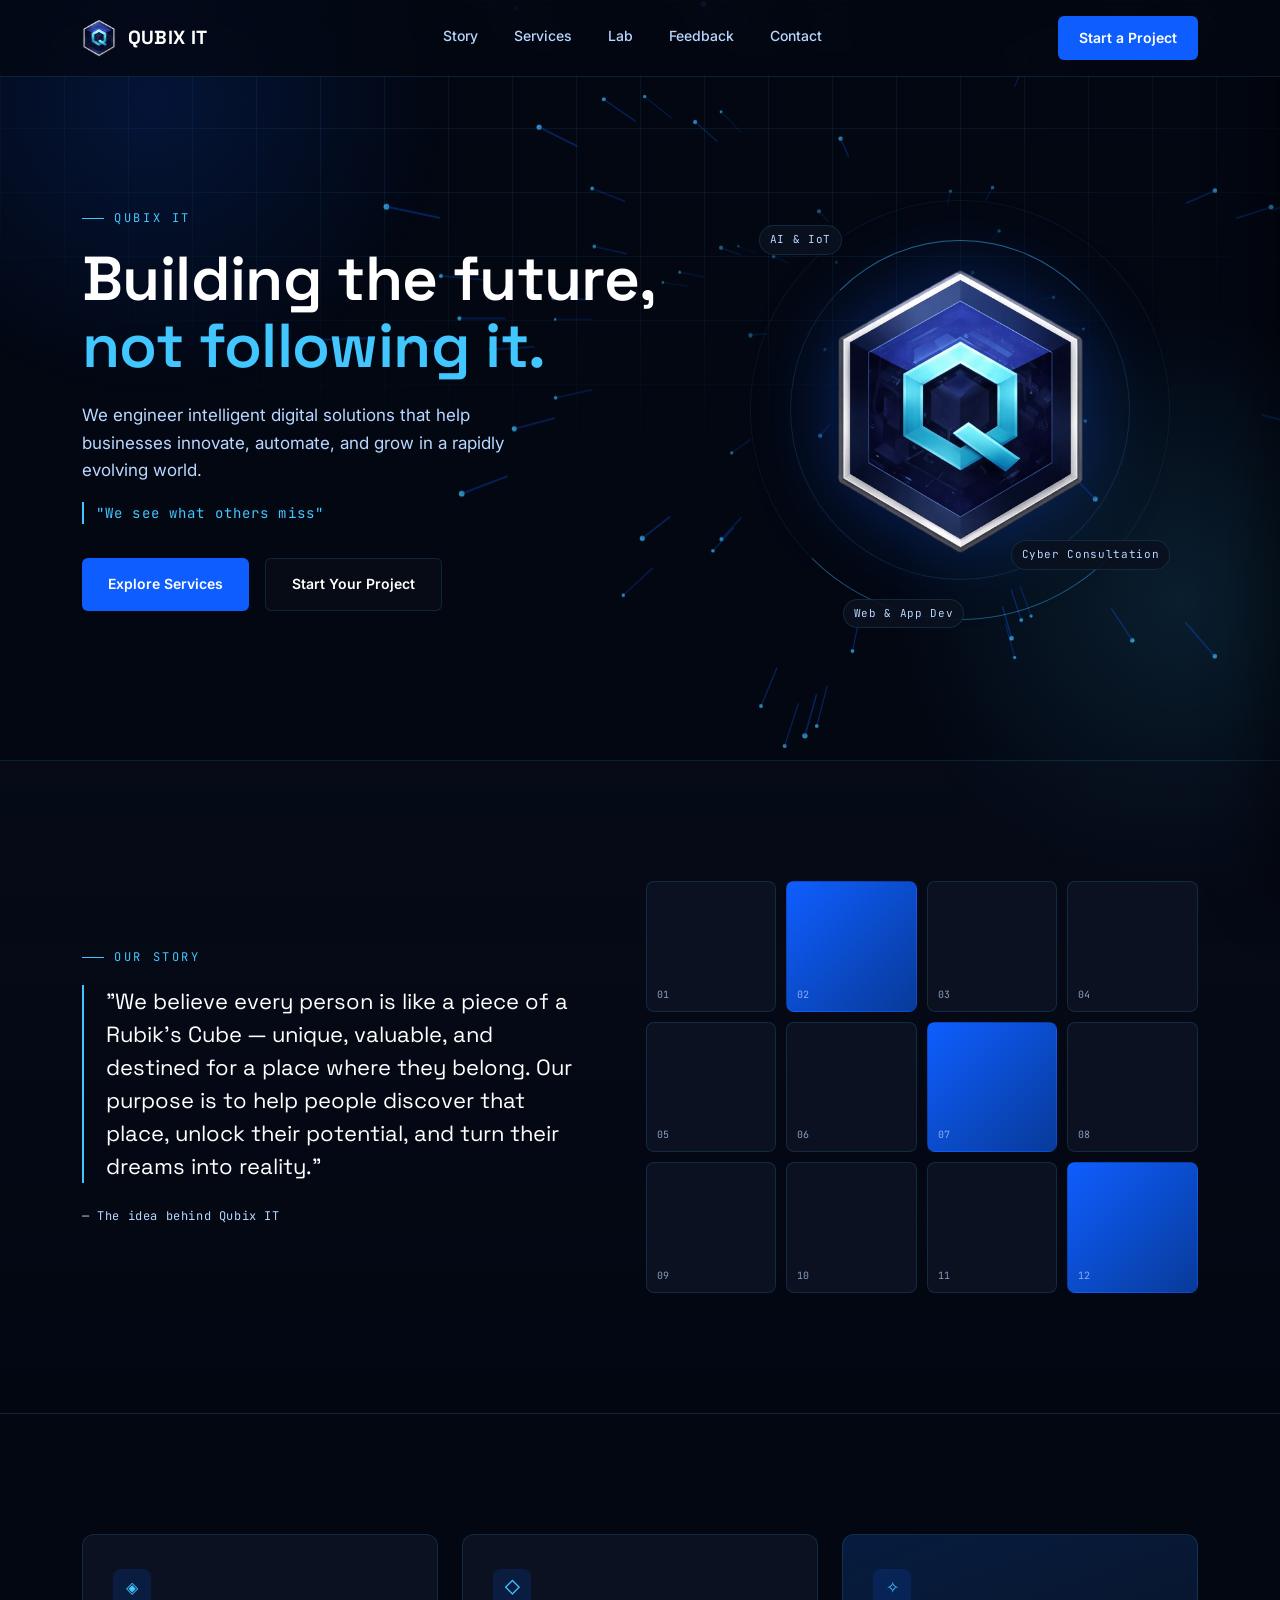
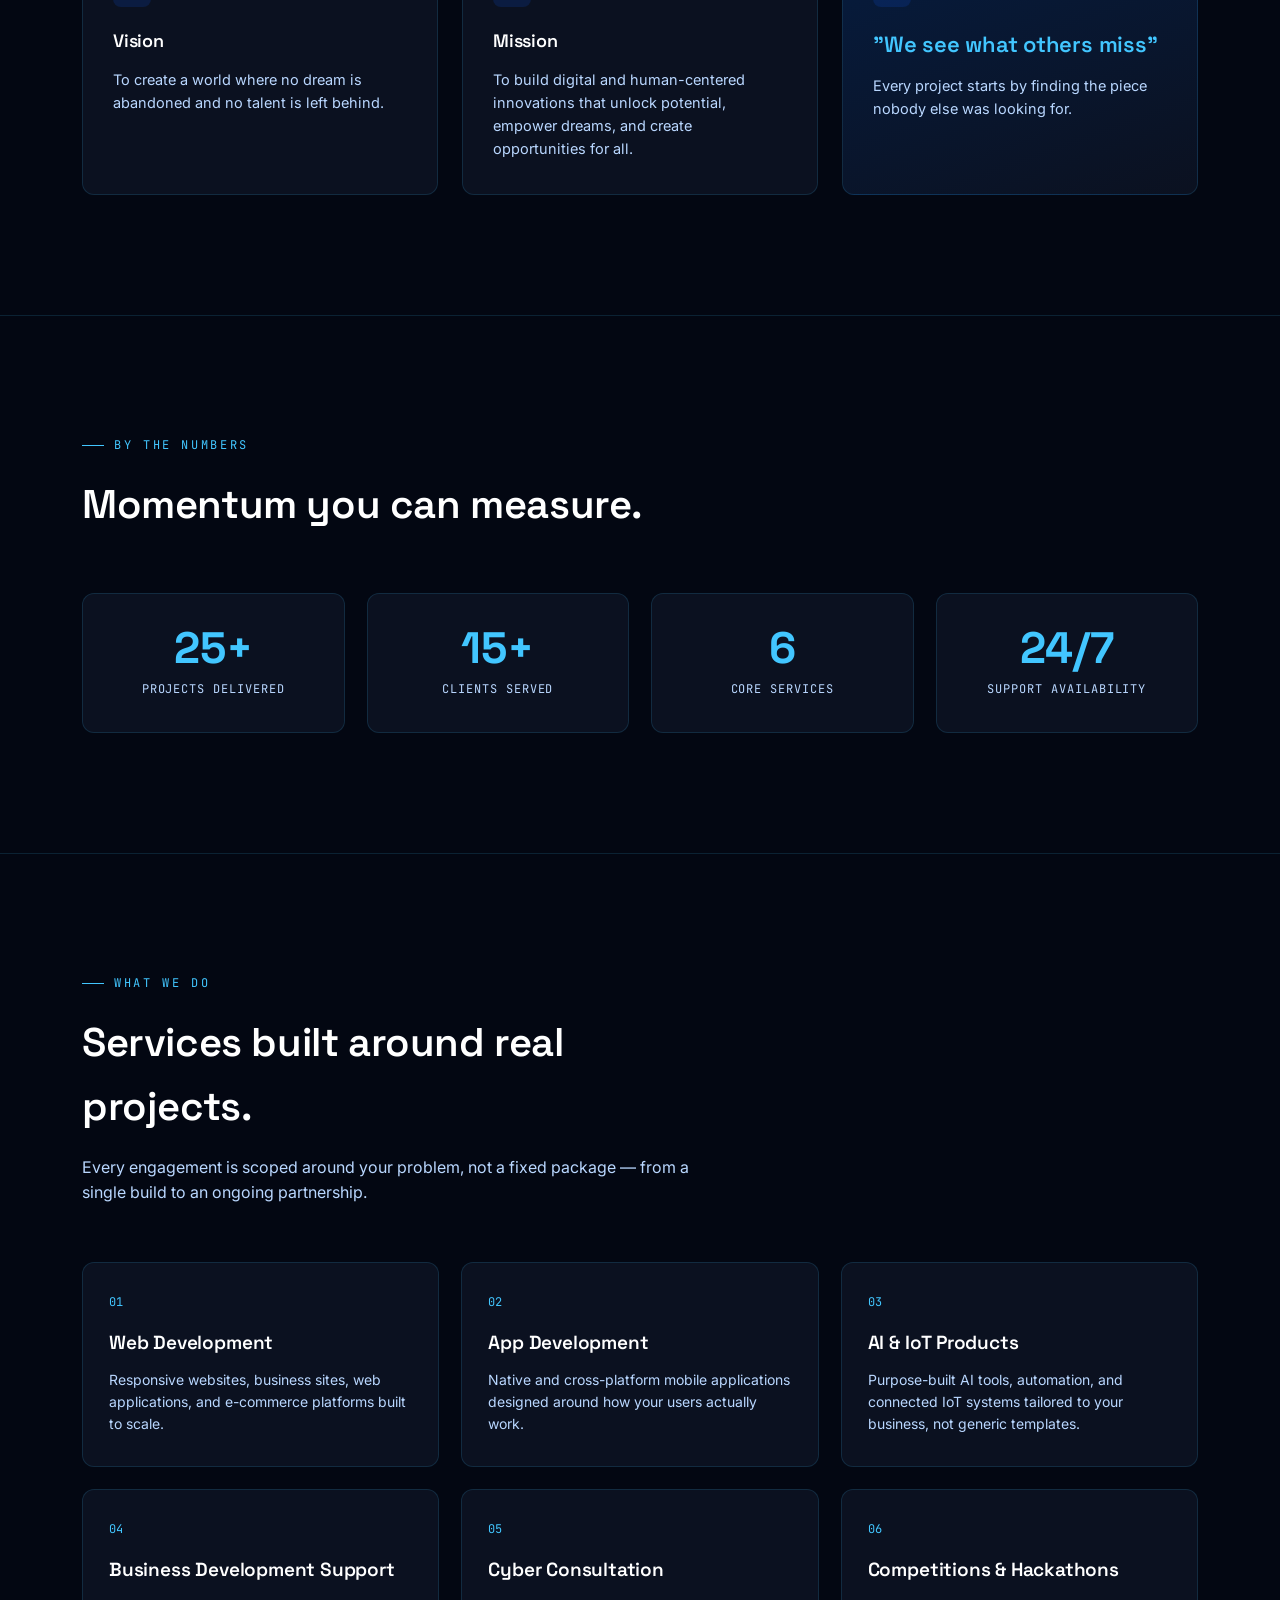
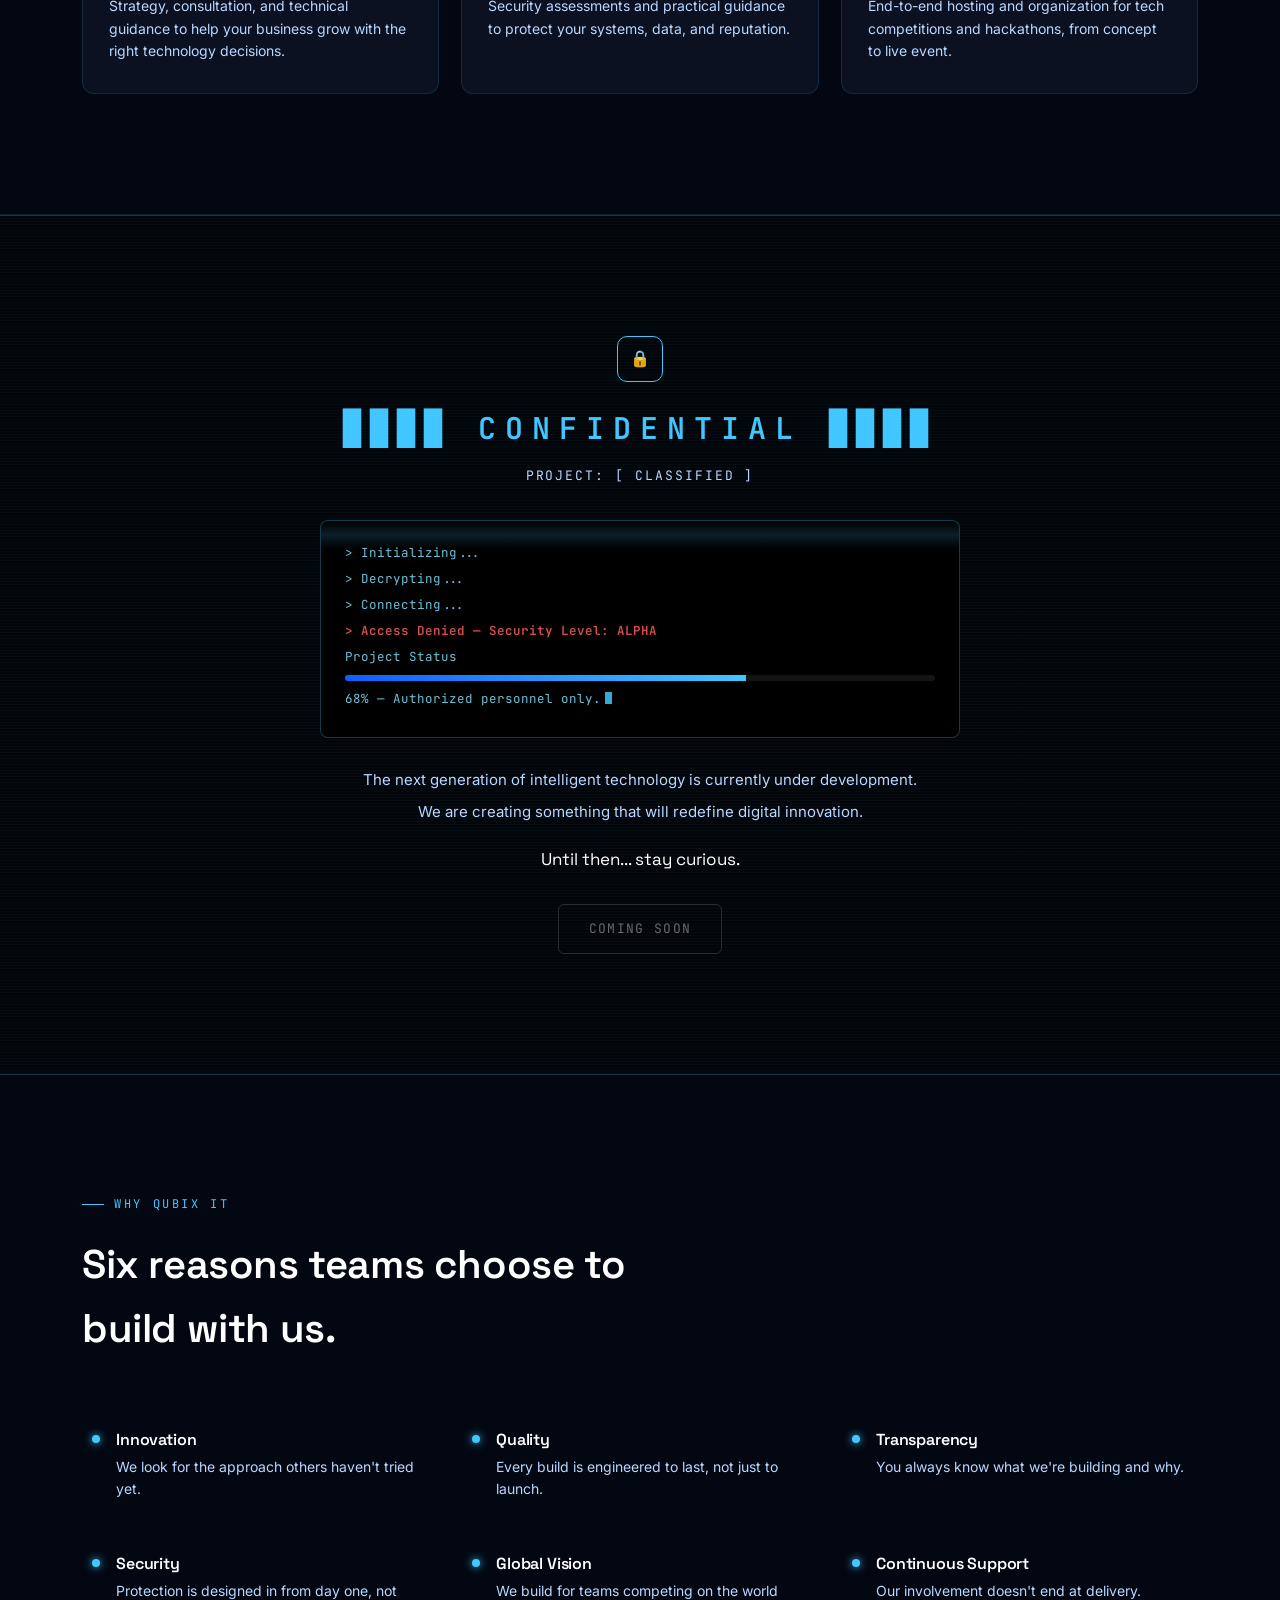
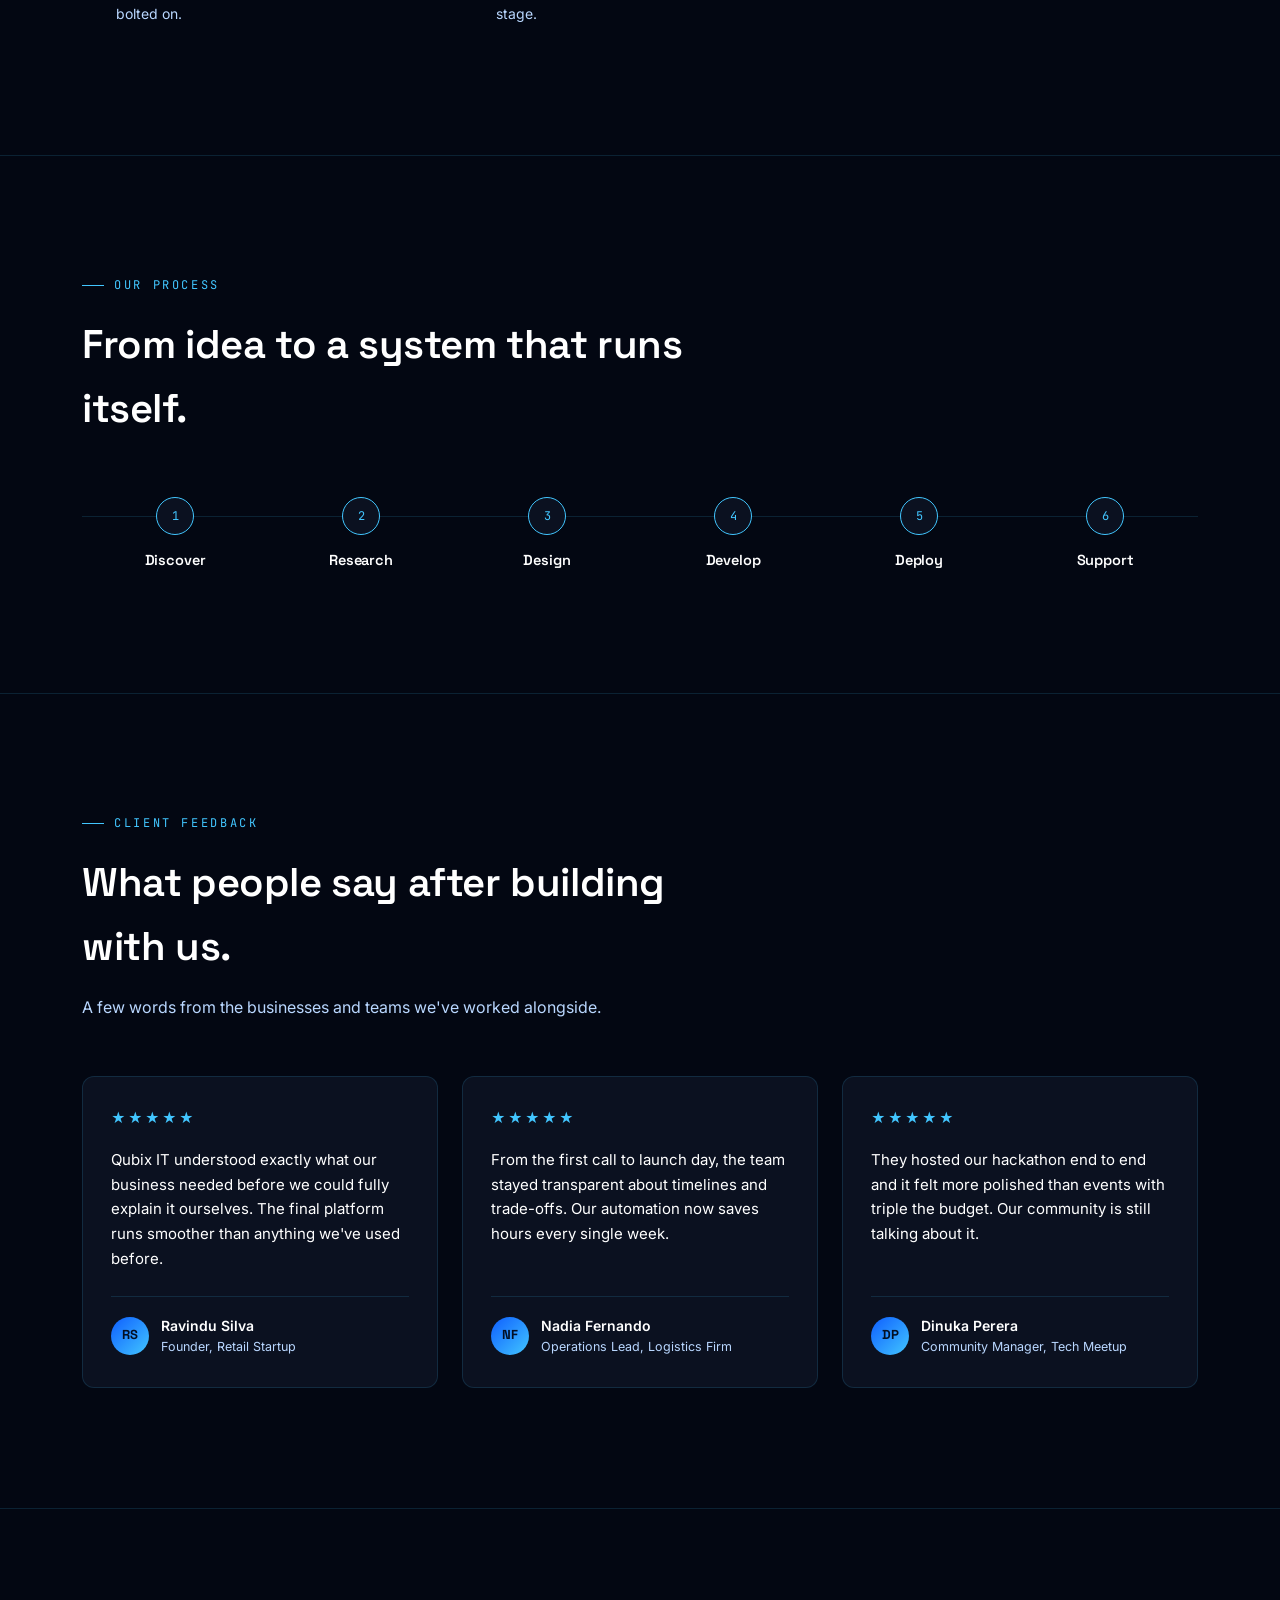
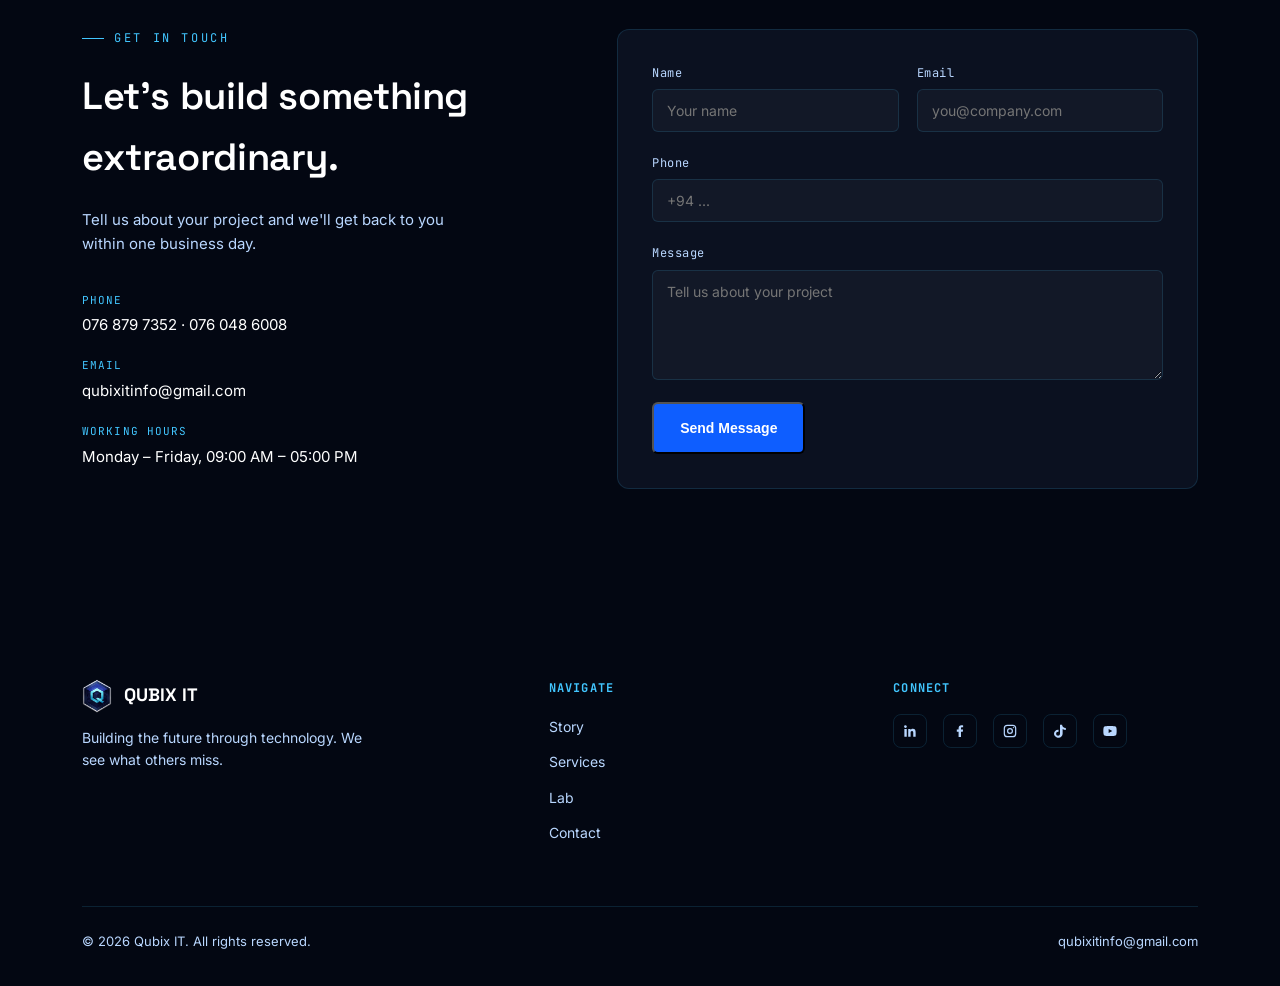
<file: index.html>
<!DOCTYPE html>
<html lang="en">
<head>
<meta charset="UTF-8">
<meta name="viewport" content="width=device-width, initial-scale=1.0">
<title>Qubix IT — We See What Others Miss | Web, App, AI & IoT Solutions</title>
<meta name="description" content="Qubix IT builds web and app development, AI & IoT products, business development support, cyber consultation, and hackathons. Building the future, not following it.">
<meta name="keywords" content="Qubix IT, Qubix, web development, app development, AI solutions, IoT, cyber consultation, hackathons, Sri Lanka IT company">
<meta name="robots" content="index, follow">
<link rel="canonical" href="https://www.qubix.it.com/">

<!-- Open Graph / social sharing -->
<meta property="og:type" content="website">
<meta property="og:title" content="Qubix IT — We See What Others Miss">
<meta property="og:description" content="Web & app development, AI & IoT products, business development support, cyber consultation, and hackathons. Building the future, not following it.">
<meta property="og:image" content="https://www.qubix.it.com/logo.png">
<meta property="og:url" content="https://www.qubix.it.com/">
<meta name="twitter:card" content="summary_large_image">
<meta name="twitter:title" content="Qubix IT — We See What Others Miss">
<meta name="twitter:description" content="Web & app development, AI & IoT products, business development support, cyber consultation, and hackathons.">
<meta name="twitter:image" content="https://www.qubix.it.com/logo.png">

<link rel="icon" type="image/png" href="logo.png">

<script type="application/ld+json">
{
  "@context": "https://schema.org",
  "@type": "Organization",
  "name": "Qubix IT",
  "url": "https://www.qubix.it.com/",
  "logo": "https://www.qubix.it.com/logo.png",
  "slogan": "We see what others miss",
  "email": "qubixitinfo@gmail.com",
  "telephone": ["+94768797352", "+94760486008"],
  "sameAs": [
    "https://www.linkedin.com/company/qubixit/",
    "https://www.facebook.com/share/1LQyAZeMYg/",
    "https://www.instagram.com/qubixit"
  ]
}
</script>

<link rel="preconnect" href="https://fonts.googleapis.com">
<link rel="preconnect" href="https://fonts.gstatic.com" crossorigin>
<link href="https://fonts.googleapis.com/css2?family=Space+Grotesk:wght@400;500;600;700&family=Inter:wght@400;500;600&family=JetBrains+Mono:wght@400;500&display=swap" rel="stylesheet">
<link rel="stylesheet" href="styles.css">
</head>
<body>

<div class="bg-grid"></div>
<div class="glow-orb one"></div>
<div class="glow-orb two"></div>

<header>
  <nav>
    <div class="brand">
      <img src="logo.png" alt="Qubix IT logo">
      <span>QUBIX IT</span>
    </div>
    <div class="nav-links">
      <a href="#story">Story</a>
      <a href="#services">Services</a>
      <a href="#secret">Lab</a>
      <a href="#feedback">Feedback</a>
      <a href="#contact">Contact</a>
    </div>
    <a href="#contact" class="nav-cta">Start a Project</a>
    <button class="nav-mobile-toggle" id="navToggle" aria-label="Open menu" aria-expanded="false" aria-controls="mobileNavPanel">
      <span></span><span></span><span></span>
    </button>
  </nav>
</header>

<div class="mobile-nav-overlay" id="mobileNavOverlay"></div>
<div class="mobile-nav-panel" id="mobileNavPanel" role="navigation" aria-label="Mobile navigation">
  <a href="#story">Story</a>
  <a href="#services">Services</a>
  <a href="#secret">Lab</a>
  <a href="#feedback">Feedback</a>
  <a href="#contact">Contact</a>
  <a href="#contact" class="nav-cta">Start a Project</a>
</div>

<main>

  <!-- HERO -->
  <section class="hero">
    <canvas id="warpCanvas" aria-hidden="true"></canvas>
    <div class="wrap hero-inner">
      <div class="hero-copy">
        <div class="eyebrow">Qubix IT</div>
        <h1>Building the future,<span class="accent-line">not following it.</span></h1>
        <p class="lede">We engineer intelligent digital solutions that help businesses innovate, automate, and grow in a rapidly evolving world.</p>
        <div class="slogan">"We see what others miss"</div>
        <div class="btn-row">
          <a href="#services" class="btn btn-primary">Explore Services</a>
          <a href="#contact" class="btn btn-ghost">Start Your Project</a>
        </div>
      </div>
      <div class="hero-visual">
        <div class="ring r2"></div>
        <div class="ring"></div>
        <img class="logo-plate" src="logo.png" alt="Qubix IT cube mark">
        <div class="tag-chip t1">AI &amp; IoT</div>
        <div class="tag-chip t2">Cyber Consultation</div>
        <div class="tag-chip t3">Web &amp; App Dev</div>
      </div>
    </div>
  </section>

  <!-- OUR STORY -->
  <section class="story" id="story">
    <div class="wrap">
      <div class="story-grid">
        <div class="story-copy">
          <div class="eyebrow">Our Story</div>
          <blockquote>"We believe every person is like a piece of a Rubik's Cube — unique, valuable, and destined for a place where they belong. Our purpose is to help people discover that place, unlock their potential, and turn their dreams into reality."</blockquote>
          <p class="attr">— The idea behind Qubix IT</p>
        </div>
        <div class="cube-wall" id="cubeWall">
          <div class="piece"><span>01</span></div>
          <div class="piece accent-piece"><span>02</span></div>
          <div class="piece"><span>03</span></div>
          <div class="piece"><span>04</span></div>
          <div class="piece"><span>05</span></div>
          <div class="piece"><span>06</span></div>
          <div class="piece accent-piece"><span>07</span></div>
          <div class="piece"><span>08</span></div>
          <div class="piece"><span>09</span></div>
          <div class="piece"><span>10</span></div>
          <div class="piece"><span>11</span></div>
          <div class="piece accent-piece"><span>12</span></div>
        </div>
      </div>
    </div>
  </section>

  <!-- VISION / MISSION / SLOGAN -->
  <section class="vm">
    <div class="wrap">
      <div class="vm-grid">
        <div class="vm-card reveal">
          <div class="icon">◈</div>
          <h3>Vision</h3>
          <p>To create a world where no dream is abandoned and no talent is left behind.</p>
        </div>
        <div class="vm-card reveal">
          <div class="icon">◇</div>
          <h3>Mission</h3>
          <p>To build digital and human-centered innovations that unlock potential, empower dreams, and create opportunities for all.</p>
        </div>
        <div class="vm-card slogan-card reveal">
          <div class="icon">✧</div>
          <h3>"We see what others miss"</h3>
          <p>Every project starts by finding the piece nobody else was looking for.</p>
        </div>
      </div>
    </div>
  </section>

  <!-- STATS -->
  <section class="stats">
    <div class="wrap">
      <div class="section-head">
        <div class="eyebrow">By The Numbers</div>
        <h2>Momentum you can measure.</h2>
      </div>
      <div class="stats-grid">
        <div class="stat-card reveal">
          <div class="stat-number"><span class="counter" data-target="25">0</span><span class="suffix">+</span></div>
          <div class="stat-label">Projects Delivered</div>
        </div>
        <div class="stat-card reveal">
          <div class="stat-number"><span class="counter" data-target="15">0</span><span class="suffix">+</span></div>
          <div class="stat-label">Clients Served</div>
        </div>
        <div class="stat-card reveal">
          <div class="stat-number"><span class="counter" data-target="6">0</span></div>
          <div class="stat-label">Core Services</div>
        </div>
        <div class="stat-card reveal">
          <div class="stat-number">24/7</div>
          <div class="stat-label">Support Availability</div>
        </div>
      </div>
    </div>
  </section>

  <!-- SERVICES -->
  <section class="services" id="services">
    <div class="wrap">
      <div class="section-head">
        <div class="eyebrow">What We Do</div>
        <h2>Services built around real projects.</h2>
        <p>Every engagement is scoped around your problem, not a fixed package — from a single build to an ongoing partnership.</p>
      </div>
      <div class="services-grid">
        <div class="service-card reveal">
          <span class="num">01</span>
          <h3>Web Development</h3>
          <p>Responsive websites, business sites, web applications, and e-commerce platforms built to scale.</p>
        </div>
        <div class="service-card reveal">
          <span class="num">02</span>
          <h3>App Development</h3>
          <p>Native and cross-platform mobile applications designed around how your users actually work.</p>
        </div>
        <div class="service-card reveal">
          <span class="num">03</span>
          <h3>AI &amp; IoT Products</h3>
          <p>Purpose-built AI tools, automation, and connected IoT systems tailored to your business, not generic templates.</p>
        </div>
        <div class="service-card reveal">
          <span class="num">04</span>
          <h3>Business Development Support</h3>
          <p>Strategy, consultation, and technical guidance to help your business grow with the right technology decisions.</p>
        </div>
        <div class="service-card reveal">
          <span class="num">05</span>
          <h3>Cyber Consultation</h3>
          <p>Security assessments and practical guidance to protect your systems, data, and reputation.</p>
        </div>
        <div class="service-card reveal">
          <span class="num">06</span>
          <h3>Competitions &amp; Hackathons</h3>
          <p>End-to-end hosting and organization for tech competitions and hackathons, from concept to live event.</p>
        </div>
      </div>
    </div>
  </section>

  <!-- SECRET PROJECT -->
  <section class="secret" id="secret">
    <div class="wrap">
      <div class="secret-panel">
        <div class="lock">🔒</div>
        <h2>████ CONFIDENTIAL ████</h2>
        <div class="subtitle">PROJECT: [ CLASSIFIED ]</div>
        <div class="terminal">
          <div class="line">&gt; Initializing...</div>
          <div class="line">&gt; Decrypting...</div>
          <div class="line">&gt; Connecting...</div>
          <div class="line denied">&gt; Access Denied — Security Level: ALPHA</div>
          <div class="line">Project Status</div>
          <div class="bar-track"><div class="bar-fill"></div></div>
          <div class="line">68% — Authorized personnel only.<span class="cursor"></span></div>
        </div>
        <p class="blurb">The next generation of intelligent technology is currently under development.</p>
        <p class="blurb">We are creating something that will redefine digital innovation.</p>
        <p class="stay">Until then... stay curious.</p>
        <span class="btn-disabled">COMING SOON</span>
      </div>
    </div>
  </section>

  <!-- WHY CHOOSE -->
  <section class="why">
    <div class="wrap">
      <div class="section-head">
        <div class="eyebrow">Why Qubix IT</div>
        <h2>Six reasons teams choose to build with us.</h2>
      </div>
      <div class="why-grid">
        <div class="why-item reveal"><div class="dot"></div><div><h4>Innovation</h4><p>We look for the approach others haven't tried yet.</p></div></div>
        <div class="why-item reveal"><div class="dot"></div><div><h4>Quality</h4><p>Every build is engineered to last, not just to launch.</p></div></div>
        <div class="why-item reveal"><div class="dot"></div><div><h4>Transparency</h4><p>You always know what we're building and why.</p></div></div>
        <div class="why-item reveal"><div class="dot"></div><div><h4>Security</h4><p>Protection is designed in from day one, not bolted on.</p></div></div>
        <div class="why-item reveal"><div class="dot"></div><div><h4>Global Vision</h4><p>We build for teams competing on the world stage.</p></div></div>
        <div class="why-item reveal"><div class="dot"></div><div><h4>Continuous Support</h4><p>Our involvement doesn't end at delivery.</p></div></div>
      </div>
    </div>
  </section>

  <!-- PROCESS -->
  <section class="process" id="process">
    <div class="wrap">
      <div class="section-head">
        <div class="eyebrow">Our Process</div>
        <h2>From idea to a system that runs itself.</h2>
      </div>
      <div class="process-track">
        <div class="process-step reveal"><div class="node">1</div><h4>Discover</h4></div>
        <div class="process-step reveal"><div class="node">2</div><h4>Research</h4></div>
        <div class="process-step reveal"><div class="node">3</div><h4>Design</h4></div>
        <div class="process-step reveal"><div class="node">4</div><h4>Develop</h4></div>
        <div class="process-step reveal"><div class="node">5</div><h4>Deploy</h4></div>
        <div class="process-step reveal"><div class="node">6</div><h4>Support</h4></div>
      </div>
    </div>
  </section>

  <!-- CLIENT FEEDBACK -->
  <section class="testimonials" id="feedback">
    <div class="wrap">
      <div class="section-head">
        <div class="eyebrow">Client Feedback</div>
        <h2>What people say after building with us.</h2>
        <p>A few words from the businesses and teams we've worked alongside.</p>
      </div>
      <div class="testimonials-grid">
        <div class="testimonial-card reveal">
          <div class="testimonial-stars">★★★★★</div>
          <p class="testimonial-quote">Qubix IT understood exactly what our business needed before we could fully explain it ourselves. The final platform runs smoother than anything we've used before.</p>
          <div class="testimonial-person">
            <div class="testimonial-avatar">RS</div>
            <div>
              <div class="testimonial-name">Ravindu Silva</div>
              <div class="testimonial-role">Founder, Retail Startup</div>
            </div>
          </div>
        </div>
        <div class="testimonial-card reveal">
          <div class="testimonial-stars">★★★★★</div>
          <p class="testimonial-quote">From the first call to launch day, the team stayed transparent about timelines and trade-offs. Our automation now saves hours every single week.</p>
          <div class="testimonial-person">
            <div class="testimonial-avatar">NF</div>
            <div>
              <div class="testimonial-name">Nadia Fernando</div>
              <div class="testimonial-role">Operations Lead, Logistics Firm</div>
            </div>
          </div>
        </div>
        <div class="testimonial-card reveal">
          <div class="testimonial-stars">★★★★★</div>
          <p class="testimonial-quote">They hosted our hackathon end to end and it felt more polished than events with triple the budget. Our community is still talking about it.</p>
          <div class="testimonial-person">
            <div class="testimonial-avatar">DP</div>
            <div>
              <div class="testimonial-name">Dinuka Perera</div>
              <div class="testimonial-role">Community Manager, Tech Meetup</div>
            </div>
          </div>
        </div>
      </div>
    </div>
  </section>

  <!-- CONTACT -->
  <section class="contact" id="contact" style="border-bottom:none;">
    <div class="wrap">
      <div class="contact-grid">
        <div class="contact-left">
          <div class="eyebrow">Get In Touch</div>
          <h2>Let's build something extraordinary.</h2>
          <p style="color:var(--light-text); font-size:15px; max-width:400px;">Tell us about your project and we'll get back to you within one business day.</p>
          <div class="contact-info">
            <div class="row">
              <div class="label">Phone</div>
              <div class="val">076 879 7352 · 076 048 6008</div>
            </div>
            <div class="row">
              <div class="label">Email</div>
              <div class="val">qubixitinfo@gmail.com</div>
            </div>
            <div class="row">
              <div class="label">Working Hours</div>
              <div class="val">Monday – Friday, 09:00 AM – 05:00 PM</div>
            </div>
          </div>
        </div>
        <form action="https://formsubmit.co/qubixitinfo@gmail.com" method="POST" id="contactForm">
          <input type="hidden" name="_subject" value="New enquiry from Qubix IT website">
          <input type="hidden" name="_template" value="table">
          <input type="hidden" name="_captcha" value="false">
          <input type="hidden" name="_next" value="https://www.qubix.it.com/thank-you.html">
          <input type="text" name="_honey" style="display:none">
          <div class="field-row">
            <div class="field">
              <label for="name">Name</label>
              <input id="name" name="name" type="text" placeholder="Your name" required>
            </div>
            <div class="field">
              <label for="email">Email</label>
              <input id="email" name="email" type="email" placeholder="you@company.com" required>
            </div>
          </div>
          <div class="field">
            <label for="phone">Phone</label>
            <input id="phone" name="phone" type="tel" placeholder="+94 ...">
          </div>
          <div class="field">
            <label for="message">Message</label>
            <textarea id="message" name="message" placeholder="Tell us about your project" required></textarea>
          </div>
          <button type="submit" class="btn btn-primary">Send Message</button>
        </form>
      </div>
    </div>
  </section>

</main>

<footer>
  <div class="wrap">
    <div class="footer-top">
      <div>
        <div class="footer-brand">
          <img src="logo.png" alt="Qubix IT logo">
          <span>QUBIX IT</span>
        </div>
        <p class="desc">Building the future through technology. We see what others miss.</p>
      </div>
      <div>
        <h5>Navigate</h5>
        <ul>
          <li><a href="#story">Story</a></li>
          <li><a href="#services">Services</a></li>
          <li><a href="#secret">Lab</a></li>
          <li><a href="#contact">Contact</a></li>
        </ul>
      </div>
      <div>
        <h5>Connect</h5>
        <div class="socials">
          <a href="https://www.linkedin.com/company/qubixit/" target="_blank" rel="noopener noreferrer" aria-label="Qubix IT on LinkedIn">
            <svg width="16" height="16" viewBox="0 0 24 24" fill="currentColor" aria-hidden="true"><path d="M20.45 20.45h-3.56v-5.57c0-1.33-.02-3.04-1.85-3.04-1.85 0-2.14 1.45-2.14 2.94v5.67H9.34V9h3.41v1.56h.05c.48-.9 1.64-1.85 3.38-1.85 3.61 0 4.28 2.38 4.28 5.47v6.27zM5.34 7.43a2.07 2.07 0 1 1 0-4.13 2.07 2.07 0 0 1 0 4.13zM7.12 20.45H3.56V9h3.56v11.45z"/></svg>
          </a>
          <a href="https://www.facebook.com/share/1LQyAZeMYg/" target="_blank" rel="noopener noreferrer" aria-label="Qubix IT on Facebook">
            <svg width="16" height="16" viewBox="0 0 24 24" fill="currentColor" aria-hidden="true"><path d="M13.5 21v-8h2.68l.4-3.11H13.5V7.9c0-.9.25-1.51 1.54-1.51h1.65V3.6C16.4 3.55 15.34 3.46 14.1 3.46c-2.5 0-4.21 1.53-4.21 4.33v2.1H7.2v3.11h2.69v8h3.61z"/></svg>
          </a>
          <a href="https://www.instagram.com/qubixit?igsh=MXNibms1ZmhncTBldA==" target="_blank" rel="noopener noreferrer" aria-label="Qubix IT on Instagram">
            <svg width="16" height="16" viewBox="0 0 24 24" fill="none" stroke="currentColor" stroke-width="1.8" aria-hidden="true"><rect x="3.5" y="3.5" width="17" height="17" rx="4.5"/><circle cx="12" cy="12" r="3.6"/><circle cx="17.1" cy="6.9" r="0.9" fill="currentColor" stroke="none"/></svg>
          </a>
          <a href="https://www.tiktok.com/@qubixit?_r=1&_t=ZS-950fM7DTYpd" target="_blank" rel="noopener noreferrer" aria-label="Qubix IT on TikTok">
            <svg width="16" height="16" viewBox="0 0 24 24" fill="currentColor" aria-hidden="true"><path d="M16.6 5.82c-.9-.78-1.45-1.9-1.5-3.15h-3.1v13.44c0 1.62-1.32 2.94-2.94 2.94a2.94 2.94 0 0 1-2.94-2.94 2.94 2.94 0 0 1 2.94-2.94c.28 0 .55.04.8.11V10.2a6.1 6.1 0 0 0-.8-.05c-3.34 0-6.05 2.71-6.05 6.05S6.56 22.25 9.9 22.25s6.05-2.71 6.05-6.05V9.01a8.16 8.16 0 0 0 4.77 1.53V7.44c-1.6 0-3.03-.6-4.12-1.62z"/></svg>
          </a>
          <a href="https://www.youtube.com/@QubixIT" target="_blank" rel="noopener noreferrer" aria-label="Qubix IT on YouTube">
            <svg width="16" height="16" viewBox="0 0 24 24" fill="currentColor" aria-hidden="true"><path d="M21.58 7.2c-.23-1.1-1.1-1.97-2.2-2.2C17.5 4.5 12 4.5 12 4.5s-5.5 0-7.38.5c-1.1.23-1.97 1.1-2.2 2.2C2 9.08 2 12 2 12s0 2.92.42 4.8c.23 1.1 1.1 1.97 2.2 2.2 1.88.5 7.38.5 7.38.5s5.5 0 7.38-.5c1.1-.23 1.97-1.1 2.2-2.2.42-1.88.42-4.8.42-4.8s0-2.92-.42-4.8zM9.98 15.02V8.98L15.5 12l-5.52 3.02z"/></svg>
          </a>
        </div>
      </div>
    </div>
    <div class="footer-bottom">
      <span>© 2026 Qubix IT. All rights reserved.</span>
      <span>qubixitinfo@gmail.com</span>
    </div>
  </div>
</footer>

<script src="script.js"></script>

</body>
</html>
</file>
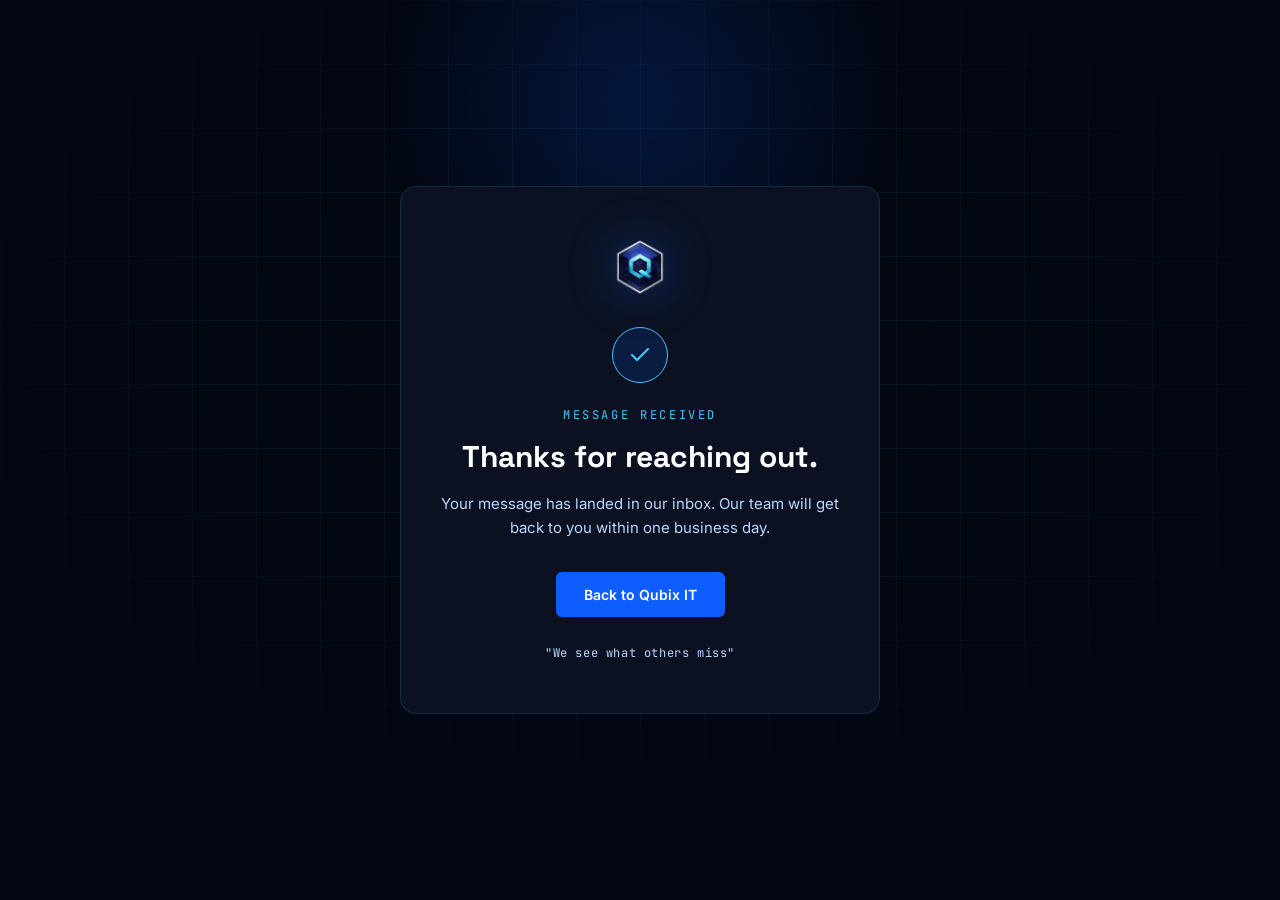
<file: thank-you.html>
<!DOCTYPE html>
<html lang="en">
<head>
<meta charset="UTF-8">
<meta name="viewport" content="width=device-width, initial-scale=1.0">
<title>Message Sent — Qubix IT</title>
<link rel="preconnect" href="https://fonts.googleapis.com">
<link rel="preconnect" href="https://fonts.gstatic.com" crossorigin>
<link href="https://fonts.googleapis.com/css2?family=Space+Grotesk:wght@400;500;600;700&family=Inter:wght@400;500;600&family=JetBrains+Mono:wght@400;500&display=swap" rel="stylesheet">
<style>
  :root{
    --primary:#061C3F;
    --secondary:#0E5EFF;
    --accent:#42C6FF;
    --bg:#030712;
    --card:#0B1120;
    --text:#FFFFFF;
    --light-text:#B9D7FF;
    --line: rgba(66,198,255,0.14);
    --mono: 'JetBrains Mono', monospace;
    --display: 'Space Grotesk', sans-serif;
    --body: 'Inter', sans-serif;
  }
  *{margin:0;padding:0;box-sizing:border-box;}
  body{
    background:var(--bg);
    color:var(--text);
    font-family:var(--body);
    min-height:100vh;
    display:flex;
    align-items:center;
    justify-content:center;
    padding:24px;
    position:relative;
    overflow:hidden;
  }
  .bg-grid{
    position:fixed;
    inset:0;
    z-index:0;
    pointer-events:none;
    background-image:
      linear-gradient(var(--line) 1px, transparent 1px),
      linear-gradient(90deg, var(--line) 1px, transparent 1px);
    background-size: 64px 64px;
    -webkit-mask-image: radial-gradient(ellipse 70% 60% at 50% 40%, #000 30%, transparent 85%);
            mask-image: radial-gradient(ellipse 70% 60% at 50% 40%, #000 30%, transparent 85%);
    opacity:0.6;
  }
  .glow-orb{
    position:fixed;
    width:520px;height:520px;
    border-radius:50%;
    background:radial-gradient(circle, rgba(14,94,255,0.18) 0%, transparent 70%);
    top:-160px; left:50%;
    transform:translateX(-50%);
    z-index:0;
    pointer-events:none;
  }
  .panel{
    position:relative;
    z-index:1;
    max-width:480px;
    width:100%;
    background:var(--card);
    border:1px solid var(--line);
    border-radius:16px;
    padding:52px 40px;
    text-align:center;
  }
  .logo{
    height:56px;
    margin:0 auto 28px;
    filter: drop-shadow(0 0 24px rgba(14,94,255,0.4));
  }
  .check{
    width:56px;height:56px;
    margin:0 auto 24px;
    border-radius:50%;
    background:rgba(14,94,255,0.15);
    border:1px solid var(--accent);
    display:flex;
    align-items:center;
    justify-content:center;
    color:var(--accent);
  }
  .eyebrow{
    font-family:var(--mono);
    font-size:12px;
    letter-spacing:0.22em;
    text-transform:uppercase;
    color:var(--accent);
    margin-bottom:14px;
  }
  h1{
    font-family:var(--display);
    font-size:clamp(24px,4vw,30px);
    margin-bottom:16px;
    line-height:1.3;
  }
  p{
    color:var(--light-text);
    font-size:15px;
    line-height:1.6;
    margin-bottom:32px;
  }
  .btn{
    display:inline-flex;
    align-items:center;
    gap:8px;
    padding:14px 28px;
    border-radius:6px;
    background:var(--secondary);
    color:#fff;
    text-decoration:none;
    font-weight:600;
    font-size:14px;
    transition:background .2s ease, transform .2s ease;
  }
  .btn:hover{ background:#1a6bff; transform:translateY(-2px); }
  .slogan{
    margin-top:28px;
    font-family:var(--mono);
    font-size:12px;
    color:var(--light-text);
    letter-spacing:0.05em;
  }
</style>
</head>
<body>

<div class="bg-grid"></div>
<div class="glow-orb"></div>

<div class="panel">
  <img class="logo" src="logo.png" alt="Qubix IT logo">
  <div class="check">
    <svg width="24" height="24" viewBox="0 0 24 24" fill="none" stroke="currentColor" stroke-width="2.2" stroke-linecap="round" stroke-linejoin="round"><polyline points="20 6 9 17 4 12"></polyline></svg>
  </div>
  <div class="eyebrow">Message Received</div>
  <h1>Thanks for reaching out.</h1>
  <p>Your message has landed in our inbox. Our team will get back to you within one business day.</p>
  <a href="https://www.qubix.it.com/" class="btn">Back to Qubix IT</a>
  <div class="slogan">"We see what others miss"</div>
</div>

</body>
</html>
</file>
<file: styles.css>
:root{
    --primary:#061C3F;
    --secondary:#0E5EFF;
    --accent:#42C6FF;
    --bg:#030712;
    --card:#0B1120;
    --text:#FFFFFF;
    --light-text:#B9D7FF;
    --line: rgba(66,198,255,0.14);
    --mono: 'JetBrains Mono', monospace;
    --display: 'Space Grotesk', sans-serif;
    --body: 'Inter', sans-serif;
  }

  *{margin:0;padding:0;box-sizing:border-box;}

  html{scroll-behavior:smooth;}

  body{
    background:var(--bg);
    color:var(--text);
    font-family:var(--body);
    line-height:1.6;
    overflow-x:hidden;
  }

  @keyframes grid-pan{
    from{ background-position:0 0, 0 0; }
    to{ background-position:64px 64px, 64px 64px; }
  }

  /* faint static hex-grid background texture */
  .bg-grid{
    position:fixed;
    inset:0;
    z-index:0;
    pointer-events:none;
    background-image:
      linear-gradient(var(--line) 1px, transparent 1px),
      linear-gradient(90deg, var(--line) 1px, transparent 1px);
    background-size: 64px 64px;
    -webkit-mask-image: radial-gradient(ellipse 80% 60% at 50% 0%, #000 40%, transparent 90%);
            mask-image: radial-gradient(ellipse 80% 60% at 50% 0%, #000 40%, transparent 90%);
    opacity:0.6;
    animation:grid-pan 9s linear infinite;
  }

  .glow-orb{
    position:fixed;
    width:600px;height:600px;
    border-radius:50%;
    background:radial-gradient(circle, rgba(14,94,255,0.16) 0%, transparent 70%);
    z-index:0;
    pointer-events:none;
  }
  .glow-orb.one{ top:-200px; left:-150px; }
  .glow-orb.two{ bottom:0px; right:-200px; background:radial-gradient(circle, rgba(66,198,255,0.12) 0%, transparent 70%); }

  a{color:inherit; text-decoration:none;}
  ul{list-style:none;}
  img{max-width:100%; display:block;}

  .wrap{
    max-width:1180px;
    margin:0 auto;
    padding:0 32px;
  }

  @media (max-width:600px){
    .wrap{ padding:0 20px; }
  }

  .eyebrow{
    font-family:var(--mono);
    font-size:12px;
    letter-spacing:0.22em;
    text-transform:uppercase;
    color:var(--accent);
    display:flex;
    align-items:center;
    gap:10px;
    margin-bottom:18px;
  }
  .eyebrow::before{
    content:'';
    width:22px;height:1px;
    background:var(--accent);
    display:inline-block;
  }

  h1,h2,h3,h4{
    font-family:var(--display);
    font-weight:600;
    letter-spacing:-0.01em;
  }

  section{
    position:relative;
    z-index:1;
    padding:120px 0;
    border-bottom:1px solid var(--line);
  }

  @media (max-width:700px){
    section{ padding:72px 0; }
  }

  /* ---------- NAV ---------- */
  header{
    position:fixed;
    top:0; left:0; right:0;
    z-index:100;
    background:rgba(3,7,18,0.75);
    backdrop-filter: blur(14px);
    border-bottom:1px solid var(--line);
  }
  nav{
    max-width:1180px;
    margin:0 auto;
    padding:16px 32px;
    display:flex;
    align-items:center;
    justify-content:space-between;
  }
  .brand{
    display:flex;
    align-items:center;
    gap:12px;
  }
  .brand img{
    height:38px;
    width:auto;
  }
  .brand span{
    font-family:var(--display);
    font-weight:700;
    font-size:19px;
    letter-spacing:0.02em;
  }
  .nav-links{
    display:flex;
    gap:36px;
    font-size:14px;
    font-weight:500;
  }
  .nav-links a{
    color:var(--light-text);
    transition:color .2s ease;
    position:relative;
    padding-bottom:4px;
  }
  .nav-links a::after{
    content:'';
    position:absolute;
    left:0; bottom:0;
    width:0%; height:1px;
    background:var(--accent);
    transition:width .25s ease;
  }
  .nav-links a:hover, .nav-links a:focus-visible{ color:var(--text); }
  .nav-links a:hover::after, .nav-links a:focus-visible::after{ width:100%; }
  .brand img{ transition:transform .3s ease, filter .3s ease; }
  .brand:hover img{ transform:rotate(8deg) scale(1.06); filter:drop-shadow(0 0 10px rgba(66,198,255,0.5)); }
  .nav-cta{
    font-size:14px;
    font-weight:600;
    padding:10px 20px;
    border-radius:6px;
    background:var(--secondary);
    color:#fff;
    border:1px solid transparent;
    transition:background .2s ease, transform .2s ease;
  }
  .nav-cta:hover{ background:#1a6bff; }

  /* ---------- MOBILE NAV / HAMBURGER ---------- */
  .nav-mobile-toggle{
    display:none;
    width:40px; height:40px;
    border-radius:8px;
    border:1px solid var(--line);
    background:rgba(255,255,255,0.02);
    align-items:center;
    justify-content:center;
    gap:5px;
    flex-direction:column;
    cursor:pointer;
    flex-shrink:0;
    z-index:110;
  }
  .nav-mobile-toggle span{
    display:block;
    width:20px; height:2px;
    background:var(--text);
    border-radius:2px;
    transition:transform .3s ease, opacity .3s ease, background .3s ease;
  }
  .nav-mobile-toggle.open{ border-color:var(--accent); }
  .nav-mobile-toggle.open span:nth-child(1){ transform:translateY(7px) rotate(45deg); }
  .nav-mobile-toggle.open span:nth-child(2){ opacity:0; }
  .nav-mobile-toggle.open span:nth-child(3){ transform:translateY(-7px) rotate(-45deg); }

  .mobile-nav-overlay{
    position:fixed;
    inset:0;
    background:rgba(2,5,12,0.6);
    backdrop-filter:blur(2px);
    z-index:98;
    opacity:0;
    pointer-events:none;
    transition:opacity .3s ease;
  }
  .mobile-nav-overlay.open{ opacity:1; pointer-events:auto; }

  .mobile-nav-panel{
    position:fixed;
    top:0; right:0;
    height:100vh;
    width:min(78vw, 320px);
    background:var(--card);
    border-left:1px solid var(--line);
    z-index:99;
    padding:100px 32px 40px;
    margin:0;
    max-width:none;
    display:flex;
    flex-direction:column;
    align-items:stretch;
    justify-content:flex-start;
    gap:8px;
    transform:translateX(100%);
    transition:transform .35s ease;
    box-shadow:-20px 0 50px rgba(0,0,0,0.4);
    overflow-y:auto;
  }
  .mobile-nav-panel.open{ transform:translateX(0); }
  .mobile-nav-panel a{
    font-family:var(--display);
    font-size:20px;
    font-weight:600;
    color:var(--text);
    padding:14px 4px;
    border-bottom:1px solid var(--line);
    transition:color .2s ease, padding-left .2s ease;
    flex:0 0 auto;
  }
  .mobile-nav-panel a:hover{ color:var(--accent); padding-left:10px; }
  .mobile-nav-panel .nav-cta{
    display:inline-flex !important;
    align-items:center;
    justify-content:center;
    margin-top:20px;
    border-bottom:none;
    text-align:center;
  }

  @media (max-width:860px){
    .nav-links{ display:none; }
    .nav-cta{ display:none; }
    .nav-mobile-toggle{ display:flex; }
  }

  @media (max-width:420px){
    nav{ padding:14px 20px; }
    .brand span{ font-size:16px; }
    .brand img{ height:32px; }
  }

  /* ---------- HERO ---------- */
  .hero{
    padding:200px 0 140px;
    border-bottom:1px solid var(--line);
    position:relative;
    overflow:hidden;
  }
  #warpCanvas{
    position:absolute;
    inset:0;
    width:100%;
    height:100%;
    z-index:0;
    pointer-events:none;
    mix-blend-mode:screen;
    opacity:0.85;
  }
  .hero-inner{
    position:relative;
    z-index:1;
  }
  .hero-inner{
    display:grid;
    grid-template-columns:1.1fr 0.9fr;
    gap:60px;
    align-items:center;
  }
  .hero h1{
    font-size:clamp(38px, 5.2vw, 62px);
    line-height:1.08;
    margin-bottom:22px;
  }
  .hero h1 .accent-line{
    color:var(--accent);
    display:block;
  }
  .hero p.lede{
    font-size:17px;
    color:var(--light-text);
    max-width:480px;
    margin-bottom:16px;
  }
  .slogan{
    font-family:var(--mono);
    color:var(--accent);
    font-size:14px;
    letter-spacing:0.08em;
    margin-bottom:34px;
    display:inline-block;
    border-left:2px solid var(--accent);
    padding-left:12px;
  }
  .btn-row{ display:flex; gap:16px; flex-wrap:wrap; }
  .btn{
    padding:14px 26px;
    border-radius:6px;
    font-weight:600;
    font-size:14px;
    transition:all .25s ease;
    display:inline-flex;
    align-items:center;
    gap:8px;
    position:relative;
    overflow:hidden;
  }
  .btn::before{
    content:'';
    position:absolute;
    top:0; left:-60%;
    width:40%; height:100%;
    background:linear-gradient(120deg, transparent, rgba(255,255,255,0.25), transparent);
    transform:skewX(-20deg);
    transition:left .5s ease;
  }
  .btn:hover::before{ left:120%; }
  .btn-primary{
    background:var(--secondary);
    color:#fff;
  }
  .btn-primary:hover{ background:#1a6bff; transform:translateY(-2px); box-shadow:0 8px 24px rgba(14,94,255,0.35); }
  .btn-ghost{
    border:1px solid var(--line);
    color:var(--text);
    background:rgba(255,255,255,0.02);
  }
  .btn-ghost:hover{ border-color:var(--accent); color:var(--accent); transform:translateY(-2px); }

  /* hero cube visual - the logo, static, with a slow ambient pulse ring, no spin */
  .hero-visual{
    position:relative;
    display:flex;
    align-items:center;
    justify-content:center;
    width:100%;
    max-width:420px;
    aspect-ratio:1;
    margin:0 auto;
  }
  @keyframes spin-slow{ from{ transform:rotate(0deg);} to{ transform:rotate(360deg);} }
  @keyframes spin-slow-rev{ from{ transform:rotate(360deg);} to{ transform:rotate(0deg);} }
  @keyframes float-y{ 0%,100%{ transform:translateY(0);} 50%{ transform:translateY(-10px);} }
  @keyframes pulse-glow{ 0%,100%{ filter:drop-shadow(0 0 30px rgba(14,94,255,0.3));} 50%{ filter:drop-shadow(0 0 52px rgba(66,198,255,0.55));} }

  .hero-visual .ring{
    position:absolute;
    width:81%;height:81%;
    border-radius:50%;
    border:1px solid var(--line);
    border-top-color:rgba(66,198,255,0.5);
    animation:spin-slow 26s linear infinite;
  }
  .hero-visual .ring.r2{ width:100%;height:100%; border-color:rgba(66,198,255,0.08); border-bottom-color:rgba(66,198,255,0.4); animation:spin-slow-rev 34s linear infinite; }
  .hero-visual .logo-plate{
    position:relative;
    width:62%;
    filter: drop-shadow(0 0 40px rgba(14,94,255,0.35));
    animation:pulse-glow 5s ease-in-out infinite;
    transition:transform .4s ease;
  }
  .hero-visual:hover .logo-plate{ transform:scale(1.04); }
  .hero-visual .tag-chip{
    position:absolute;
    font-family:var(--mono);
    font-size:clamp(9px, 2.2vw, 11px);
    letter-spacing:0.06em;
    color:var(--light-text);
    background:rgba(11,17,32,0.9);
    border:1px solid var(--line);
    padding:5px 10px;
    border-radius:20px;
    white-space:nowrap;
    animation:float-y 4.5s ease-in-out infinite;
    transition:border-color .25s ease, color .25s ease;
  }
  .hero-visual .tag-chip:hover{ border-color:var(--accent); color:var(--accent); }
  .tag-chip.t1{ top:6%; left:2%; animation-delay:0s; }
  .tag-chip.t2{ bottom:12%; right:0%; animation-delay:1.2s; }
  .tag-chip.t3{ bottom:-2%; left:22%; animation-delay:2.4s; }

  @media (max-width:900px){
    .hero-inner{ grid-template-columns:1fr; }
    .hero-visual{ order:-1; margin-bottom:20px; max-width:340px; }
    .hero{ padding:150px 0 80px; }
  }

  @media (max-width:420px){
    .hero-visual{ max-width:270px; }
    .tag-chip.t1{ left:-2%; }
    .tag-chip.t3{ left:18%; }
  }

  /* ---------- SECTION HEADS ---------- */
  .section-head{
    max-width:640px;
    margin-bottom:56px;
  }
  .section-head h2{
    font-size:clamp(28px,3.4vw,40px);
    margin-bottom:16px;
  }
  .section-head p{
    color:var(--light-text);
    font-size:16px;
  }

  /* ---------- STORY / CUBE PIECES (signature element) ---------- */
  .story{
    background:linear-gradient(180deg, rgba(11,17,32,0.4), transparent);
  }
  .story-grid{
    display:grid;
    grid-template-columns:0.95fr 1.05fr;
    gap:64px;
    align-items:center;
  }
  .story-copy blockquote{
    font-family:var(--display);
    font-size:22px;
    line-height:1.5;
    color:var(--text);
    border-left:2px solid var(--accent);
    padding-left:22px;
    margin-bottom:24px;
  }
  .story-copy p.attr{
    font-family:var(--mono);
    font-size:12px;
    color:var(--light-text);
    letter-spacing:0.05em;
  }

  /* cube-piece mosaic: each tile is a "piece" that finds its place */
  .cube-wall{
    display:grid;
    grid-template-columns:repeat(4, 1fr);
    gap:10px;
  }
  .piece{
    aspect-ratio:1;
    border-radius:8px;
    background:var(--card);
    border:1px solid var(--line);
    position:relative;
    overflow:hidden;
    opacity:0;
    transform:translateY(10px) scale(0.94);
    transition:opacity .6s ease, transform .6s ease;
  }
  .piece.in-view{ opacity:1; transform:translateY(0) scale(1); }

  .reveal{
    opacity:0;
    transform:translateY(18px);
    transition:opacity .6s ease, transform .6s ease;
  }
  .reveal.in-view{ opacity:1; transform:translateY(0); }
  .piece::after{
    content:'';
    position:absolute; inset:0;
    background:linear-gradient(135deg, rgba(66,198,255,0.16), transparent 60%);
    opacity:0;
    transition:opacity .3s ease;
  }
  .piece:hover::after{ opacity:1; }
  .piece.accent-piece{
    background:linear-gradient(135deg, var(--secondary), #083a99);
    border-color:transparent;
  }
  .piece span{
    position:absolute;
    bottom:8px; left:10px;
    font-family:var(--mono);
    font-size:10px;
    color:var(--light-text);
    opacity:0.7;
  }

  /* ---------- VISION / MISSION ---------- */
  .vm-grid{
    display:grid;
    grid-template-columns:repeat(3, 1fr);
    gap:24px;
  }
  .vm-card{
    background:var(--card);
    border:1px solid var(--line);
    border-radius:12px;
    padding:34px 30px;
    transition:transform .3s ease, border-color .3s ease, box-shadow .3s ease;
  }
  .vm-card:hover{
    transform:translateY(-6px);
    border-color:rgba(66,198,255,0.4);
    box-shadow:0 16px 40px rgba(6,15,35,0.5);
  }
  .vm-card .icon{
    width:38px;height:38px;
    border-radius:8px;
    background:rgba(14,94,255,0.15);
    display:flex;align-items:center;justify-content:center;
    margin-bottom:20px;
    color:var(--accent);
    transition:transform .3s ease, background .3s ease;
  }
  .vm-card:hover .icon{ transform:scale(1.15) rotate(-8deg); background:rgba(66,198,255,0.25); }
  .vm-card h3{ font-size:18px; margin-bottom:12px; }
  .vm-card p{ color:var(--light-text); font-size:14.5px; }
  .vm-card.slogan-card{
    background:linear-gradient(160deg, var(--primary), var(--card));
  }
  .vm-card.slogan-card h3{
    font-family:var(--display);
    font-size:22px;
    color:var(--accent);
  }

  @media (max-width:860px){
    .story-grid{ grid-template-columns:1fr; }
    .vm-grid{ grid-template-columns:1fr; }
  }

  /* ---------- STATS ---------- */
  .stats-grid{
    display:grid;
    grid-template-columns:repeat(4, 1fr);
    gap:22px;
  }
  .stat-card{
    background:var(--card);
    border:1px solid var(--line);
    border-radius:12px;
    padding:32px 24px;
    text-align:center;
    transition:transform .3s ease, border-color .3s ease, box-shadow .3s ease;
  }
  .stat-card:hover{
    transform:translateY(-6px);
    border-color:rgba(66,198,255,0.4);
    box-shadow:0 16px 40px rgba(6,15,35,0.5);
  }
  .stat-number{
    font-family:var(--display);
    font-size:clamp(32px,4vw,44px);
    font-weight:700;
    color:var(--accent);
    line-height:1;
    margin-bottom:10px;
  }
  .stat-number .suffix{ color:var(--accent); }
  .stat-label{
    font-family:var(--mono);
    font-size:12px;
    letter-spacing:0.08em;
    text-transform:uppercase;
    color:var(--light-text);
  }

  @media (max-width:860px){
    .stats-grid{ grid-template-columns:1fr 1fr; }
  }
  @media (max-width:520px){
    .stats-grid{ grid-template-columns:1fr; }
  }

  /* ---------- TESTIMONIALS ---------- */
  .testimonials-grid{
    display:grid;
    grid-template-columns:repeat(3, 1fr);
    gap:24px;
  }
  .testimonial-card{
    background:var(--card);
    border:1px solid var(--line);
    border-radius:12px;
    padding:30px 28px;
    display:flex;
    flex-direction:column;
    transition:transform .3s ease, border-color .3s ease, box-shadow .3s ease;
  }
  .testimonial-card:hover{
    transform:translateY(-6px);
    border-color:rgba(66,198,255,0.4);
    box-shadow:0 16px 40px rgba(6,15,35,0.5);
  }
  .testimonial-stars{
    color:var(--accent);
    letter-spacing:2px;
    margin-bottom:18px;
    font-size:14px;
  }
  .testimonial-quote{
    color:var(--text);
    font-size:15px;
    line-height:1.65;
    margin-bottom:24px;
    flex-grow:1;
  }
  .testimonial-person{
    display:flex;
    align-items:center;
    gap:12px;
    padding-top:18px;
    border-top:1px solid var(--line);
  }
  .testimonial-avatar{
    width:38px;height:38px;
    border-radius:50%;
    background:linear-gradient(135deg, var(--secondary), var(--accent));
    display:flex;align-items:center;justify-content:center;
    font-family:var(--display);
    font-size:13px;
    font-weight:700;
    color:#031024;
    flex-shrink:0;
  }
  .testimonial-name{ font-size:14px; font-weight:600; }
  .testimonial-role{ font-size:12.5px; color:var(--light-text); }

  @media (max-width:900px){
    .testimonials-grid{ grid-template-columns:1fr; }
  }
  .services-grid{
    display:grid;
    grid-template-columns:repeat(3, 1fr);
    gap:22px;
  }
  .service-card{
    background:var(--card);
    border:1px solid var(--line);
    border-radius:12px;
    padding:30px 26px;
    transition:border-color .25s ease, transform .25s ease, box-shadow .25s ease;
  }
  .service-card:hover{
    border-color:rgba(66,198,255,0.45);
    transform:translateY(-6px);
    box-shadow:0 16px 40px rgba(6,15,35,0.55);
  }
  .service-card .num{
    font-family:var(--mono);
    font-size:12px;
    color:var(--accent);
    margin-bottom:16px;
    display:block;
    transition:transform .25s ease, text-shadow .25s ease;
  }
  .service-card:hover .num{ transform:translateX(4px); text-shadow:0 0 12px rgba(66,198,255,0.7); }
  .service-card h3{
    font-size:19px;
    margin-bottom:10px;
  }
  .service-card p{
    color:var(--light-text);
    font-size:14px;
  }

  @media (max-width:900px){
    .services-grid{ grid-template-columns:1fr 1fr; }
  }
  @media (max-width:600px){
    .services-grid{ grid-template-columns:1fr; }
  }

  /* ---------- SECRET PROJECT ---------- */
  .secret{
    background:#020509;
    border-top:1px solid rgba(66,198,255,0.25);
    border-bottom:1px solid rgba(66,198,255,0.25);
    position:relative;
  }
  .secret::before{
    content:'';
    position:absolute; inset:0;
    background:
      repeating-linear-gradient(0deg, rgba(66,198,255,0.035) 0px, rgba(66,198,255,0.035) 1px, transparent 1px, transparent 3px);
    pointer-events:none;
  }
  .secret-panel{
    max-width:640px;
    margin:0 auto;
    text-align:center;
    position:relative;
    z-index:1;
  }
  @keyframes lock-pulse{
    0%,100%{ box-shadow:0 0 16px rgba(66,198,255,0.3); }
    50%{ box-shadow:0 0 34px rgba(66,198,255,0.65); }
  }
  .secret .lock{
    width:46px;height:46px;
    margin:0 auto 22px;
    border:1px solid var(--accent);
    border-radius:10px;
    display:flex;align-items:center;justify-content:center;
    color:var(--accent);
    animation:lock-pulse 2.6s ease-in-out infinite;
  }
  @keyframes text-flicker{
    0%, 100%{ opacity:1; text-shadow:0 0 8px rgba(66,198,255,0.6); }
    92%{ opacity:1; text-shadow:0 0 8px rgba(66,198,255,0.6); }
    93%{ opacity:0.4; text-shadow:2px 0 0 rgba(255,92,92,0.5), -2px 0 0 rgba(66,198,255,0.6); }
    94%{ opacity:1; text-shadow:0 0 8px rgba(66,198,255,0.6); }
    96%{ opacity:0.55; text-shadow:-2px 0 0 rgba(255,92,92,0.5), 2px 0 0 rgba(66,198,255,0.6); }
    97%{ opacity:1; text-shadow:0 0 8px rgba(66,198,255,0.6); }
  }
  .secret h2{
    font-family:var(--mono);
    letter-spacing:0.3em;
    color:var(--accent);
    font-size:clamp(20px,3vw,30px);
    margin-bottom:14px;
    animation:text-flicker 7s linear infinite;
  }
  .secret .subtitle{
    font-family:var(--mono);
    font-size:13px;
    color:var(--light-text);
    letter-spacing:0.15em;
    margin-bottom:34px;
  }
  .terminal{
    background:#000;
    border:1px solid rgba(66,198,255,0.3);
    border-radius:8px;
    padding:22px 24px;
    text-align:left;
    font-family:var(--mono);
    font-size:12.5px;
    color:#7fe3ff;
    margin-bottom:30px;
    position:relative;
    overflow:hidden;
  }
  @keyframes scan-sweep{
    0%{ transform:translateY(-100%); opacity:0; }
    8%{ opacity:0.8; }
    50%{ opacity:0.8; }
    92%{ opacity:0; }
    100%{ transform:translateY(2200%); opacity:0; }
  }
  .terminal::after{
    content:'';
    position:absolute;
    left:0; right:0; top:0;
    height:28px;
    background:linear-gradient(180deg, transparent, rgba(66,198,255,0.16), transparent);
    animation:scan-sweep 4.5s linear infinite;
    pointer-events:none;
  }
  @keyframes cursor-blink{
    0%,49%{ opacity:1; }
    50%,100%{ opacity:0; }
  }
  .terminal .cursor{
    display:inline-block;
    width:7px; height:12px;
    background:var(--accent);
    margin-left:4px;
    vertical-align:-1px;
    animation:cursor-blink 1s step-end infinite;
  }
  .terminal .line{ margin-bottom:6px; opacity:0.85; }
  .terminal .denied{ color:#ff5c5c; font-weight:600; }
  .bar-track{
    width:100%;
    height:6px;
    background:rgba(255,255,255,0.08);
    border-radius:4px;
    overflow:hidden;
    margin:8px 0;
  }
  @keyframes bar-shimmer{
    0%{ background-position:0% 0; }
    100%{ background-position:200% 0; }
  }
  .bar-fill{
    width:68%;
    height:100%;
    background:linear-gradient(90deg, var(--secondary), var(--accent), var(--secondary));
    background-size:200% 100%;
    animation:bar-shimmer 3s linear infinite;
  }
  .secret p.blurb{
    color:var(--light-text);
    font-size:15px;
    margin-bottom:8px;
  }
  .secret p.stay{
    font-family:var(--display);
    color:var(--text);
    font-size:17px;
    margin:22px 0 30px;
  }
  .btn-disabled{
    padding:14px 30px;
    border-radius:6px;
    border:1px solid rgba(255,255,255,0.15);
    color:rgba(255,255,255,0.4);
    font-family:var(--mono);
    font-size:13px;
    letter-spacing:0.1em;
    cursor:not-allowed;
    display:inline-block;
  }

  /* ---------- WHY CHOOSE ---------- */
  .why-grid{
    display:grid;
    grid-template-columns:repeat(3, 1fr);
    gap:30px 24px;
  }
  .why-item{
    display:flex;
    gap:16px;
    align-items:flex-start;
    padding:10px;
    border-radius:10px;
    transition:background .25s ease, transform .25s ease;
  }
  .why-item:hover{
    background:rgba(66,198,255,0.06);
    transform:translateX(4px);
  }
  .why-item .dot{
    width:8px;height:8px;
    border-radius:50%;
    background:var(--accent);
    margin-top:8px;
    flex-shrink:0;
    box-shadow:0 0 8px var(--accent);
    transition:transform .25s ease, box-shadow .25s ease;
  }
  .why-item:hover .dot{ transform:scale(1.6); box-shadow:0 0 14px var(--accent); }
  .why-item h4{ font-size:16px; margin-bottom:4px; }
  .why-item p{ color:var(--light-text); font-size:14px; }

  @media (max-width:860px){
    .why-grid{ grid-template-columns:1fr 1fr; }
  }
  @media (max-width:560px){
    .why-grid{ grid-template-columns:1fr; }
  }

  /* ---------- PROCESS ---------- */
  .process-track{
    display:flex;
    justify-content:space-between;
    position:relative;
    flex-wrap:wrap;
    gap:30px 0;
  }
  .process-track::before{
    content:'';
    position:absolute;
    top:19px; left:0; right:0;
    height:1px;
    background:var(--line);
  }
  .process-step{
    flex:1;
    min-width:140px;
    text-align:center;
    position:relative;
    z-index:1;
  }
  .process-step .node{
    width:38px;height:38px;
    border-radius:50%;
    background:var(--card);
    border:1px solid var(--accent);
    display:flex;align-items:center;justify-content:center;
    margin:0 auto 14px;
    font-family:var(--mono);
    font-size:12px;
    color:var(--accent);
    transition:background .25s ease, color .25s ease, transform .25s ease, box-shadow .25s ease;
  }
  .process-step:hover .node{
    background:var(--secondary);
    color:#fff;
    transform:scale(1.15);
    box-shadow:0 0 20px rgba(66,198,255,0.5);
  }
  .process-step h4{ font-size:14.5px; }

  /* ---------- CONTACT ---------- */
  .contact-grid{
    display:grid;
    grid-template-columns:0.9fr 1.1fr;
    gap:60px;
  }
  .contact-left h2{
    font-size:clamp(28px,3.6vw,38px);
    margin-bottom:20px;
  }
  .contact-info{ margin-top:36px; }
  .contact-info .row{
    margin-bottom:20px;
  }
  .contact-info .label{
    font-family:var(--mono);
    font-size:11px;
    color:var(--accent);
    letter-spacing:0.1em;
    text-transform:uppercase;
    margin-bottom:4px;
  }
  .contact-info .val{ color:var(--text); font-size:15px; }

  form{
    background:var(--card);
    border:1px solid var(--line);
    border-radius:12px;
    padding:34px;
    display:grid;
    gap:18px;
  }
  .field-row{ display:grid; grid-template-columns:1fr 1fr; gap:18px; }
  label{
    font-size:12px;
    color:var(--light-text);
    margin-bottom:6px;
    display:block;
    font-family:var(--mono);
    letter-spacing:0.04em;
  }
  input, textarea{
    width:100%;
    background:rgba(255,255,255,0.03);
    border:1px solid var(--line);
    border-radius:6px;
    padding:12px 14px;
    color:var(--text);
    font-family:var(--body);
    font-size:14px;
  }
  input:focus, textarea:focus{
    outline:none;
    border-color:var(--accent);
  }
  textarea{ resize:vertical; min-height:110px; }
  .field{ display:flex; flex-direction:column; }
  form .btn{ justify-self:start; }

  @media (max-width:860px){
    .contact-grid{ grid-template-columns:1fr; }
    .field-row{ grid-template-columns:1fr; }
  }

  /* ---------- FOOTER ---------- */
  footer{
    padding:70px 0 34px;
    position:relative;
    z-index:1;
  }
  .footer-top{
    display:grid;
    grid-template-columns:1.4fr 1fr 1fr;
    gap:40px;
    margin-bottom:50px;
  }
  .footer-brand{ display:flex; align-items:center; gap:12px; margin-bottom:14px; }
  .footer-brand img{ height:34px; }
  .footer-brand span{ font-family:var(--display); font-weight:700; font-size:18px; }
  footer p.desc{ color:var(--light-text); font-size:14px; max-width:280px; }
  footer h5{
    font-family:var(--mono);
    font-size:12px;
    letter-spacing:0.1em;
    text-transform:uppercase;
    color:var(--accent);
    margin-bottom:16px;
  }
  footer ul li{ margin-bottom:10px; }
  footer ul li a{ color:var(--light-text); font-size:14px; transition:color .2s ease; }
  footer ul li a:hover{ color:var(--text); }
  .footer-bottom{
    border-top:1px solid var(--line);
    padding-top:24px;
    display:flex;
    justify-content:space-between;
    flex-wrap:wrap;
    gap:14px;
    font-size:13px;
    color:var(--light-text);
  }
  .socials{ display:flex; gap:16px; flex-wrap:wrap; }
  .socials a{
    width:34px;height:34px;
    border:1px solid var(--line);
    border-radius:8px;
    display:flex;align-items:center;justify-content:center;
    transition:border-color .2s ease, color .2s ease;
    color:var(--light-text);
  }
  .socials a:hover{ border-color:var(--accent); color:var(--accent); }

  @media (max-width:760px){
    .footer-top{ grid-template-columns:1fr 1fr; }
  }
  @media (max-width:500px){
    .footer-top{ grid-template-columns:1fr; }
  }

  @media (prefers-reduced-motion: reduce){
    html{ scroll-behavior:auto; }
    .piece{ transition:none; }
    .bg-grid,
    .hero-visual .ring,
    .hero-visual .logo-plate,
    .hero-visual .tag-chip,
    .secret .lock,
    .secret h2,
    .bar-fill,
    .terminal::after,
    .terminal .cursor{
      animation:none !important;
    }
  }
</file>
